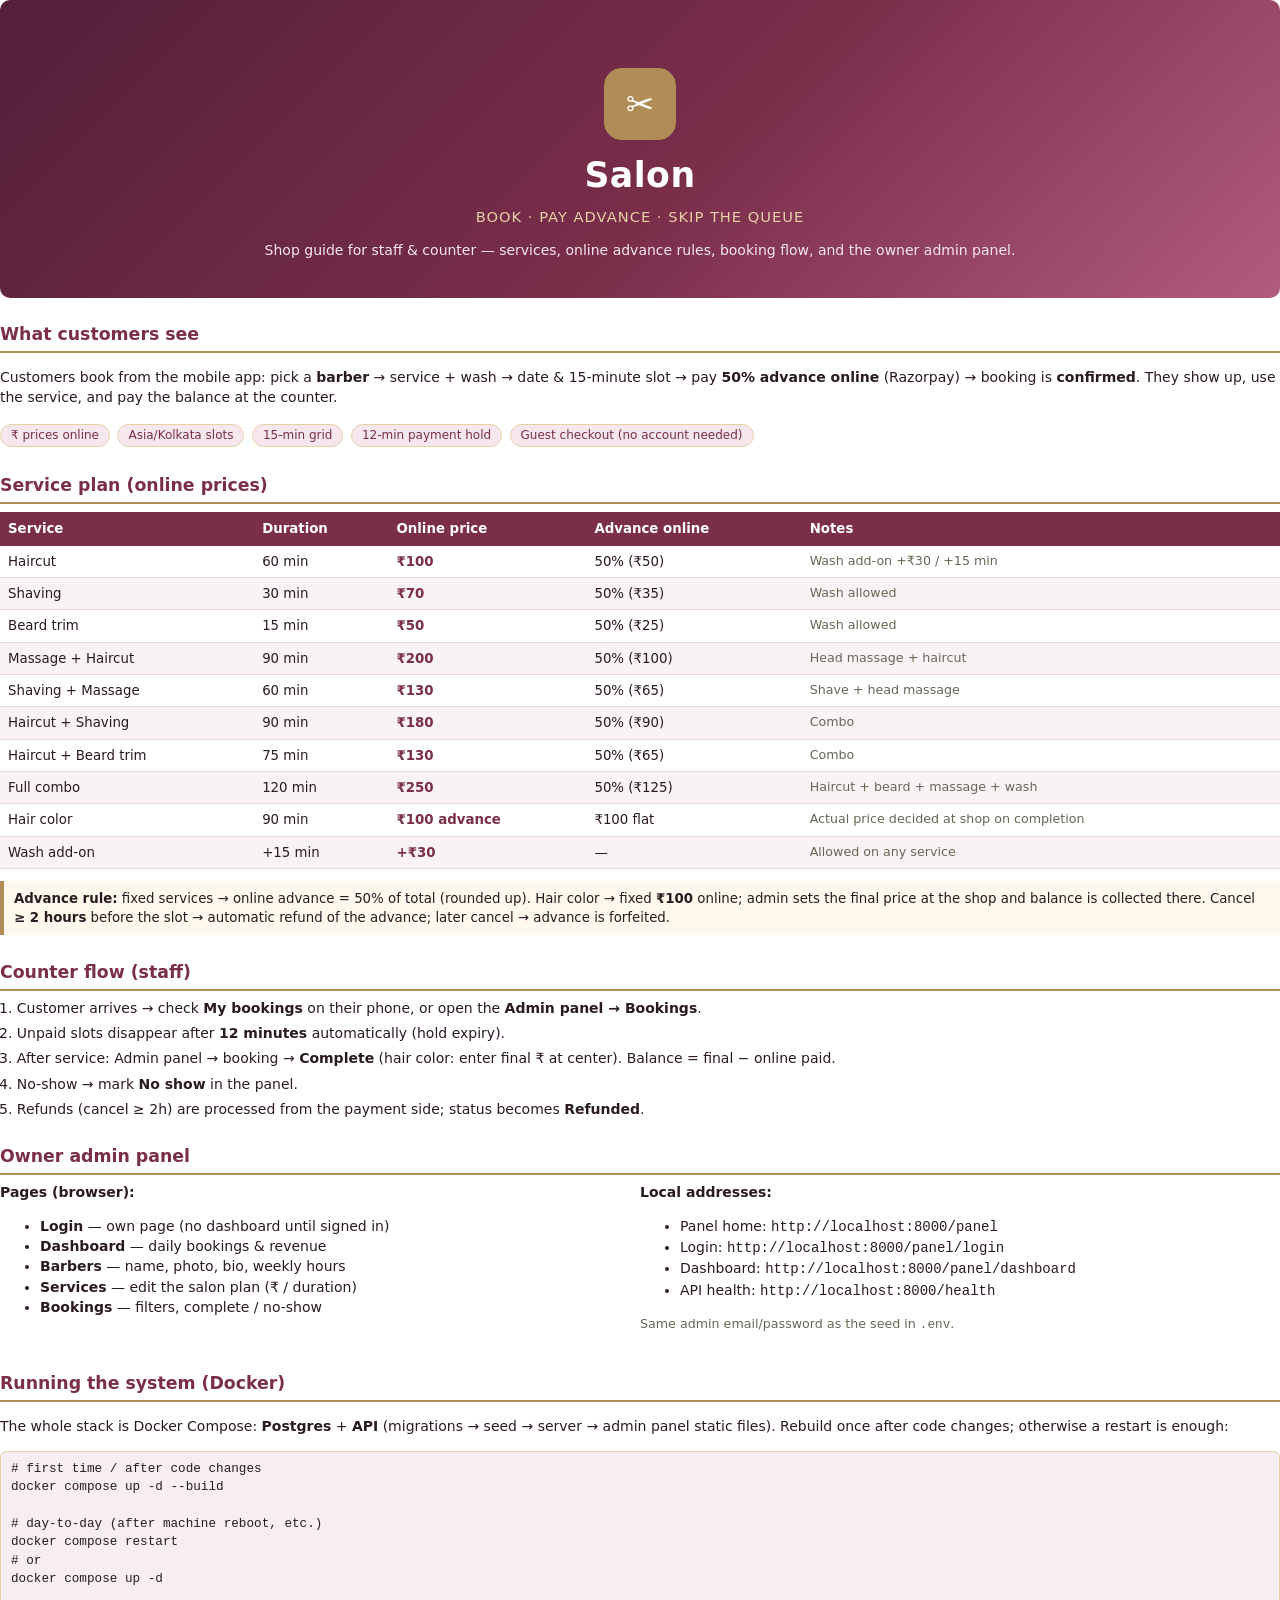
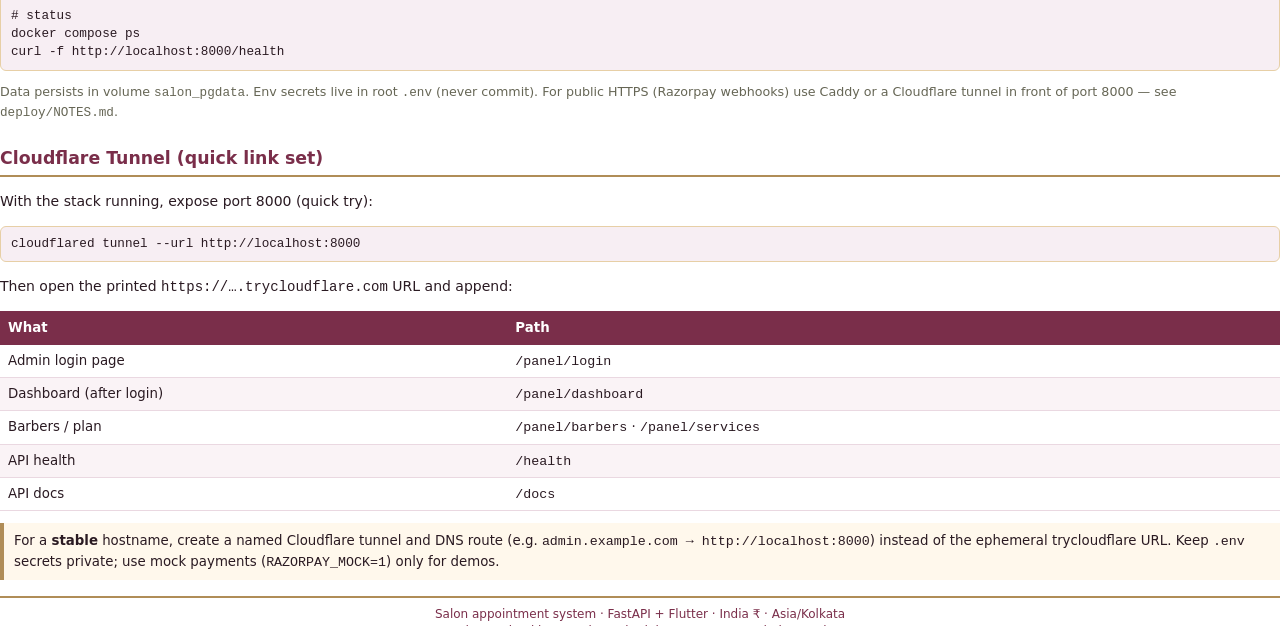
<file: docs/shop-guide.html>
<!DOCTYPE html>
<html lang="en">
<head>
<meta charset="utf-8" />
<title>Salon — Shop Guide</title>
<style>
  @page {
    size: A4;
    margin: 16mm 14mm 16mm 14mm;
    @bottom-center {
      content: "Salon · Confidential shop guide · Page " counter(page) " / " counter(pages);
      font-size: 8pt;
      color: #7A2E4A;
    }
  }
  * { box-sizing: border-box; }
  body {
    font-family: "DejaVu Sans", "Noto Sans", sans-serif;
    color: #2a1a22;
    font-size: 10.5pt;
    line-height: 1.45;
    margin: 0;
  }
  h1, h2, h3 { color: #7A2E4A; margin: 0 0 0.4em; }
  h1 { font-size: 22pt; letter-spacing: 0.5px; }
  h2 {
    font-size: 13pt;
    border-bottom: 2px solid #B08D57;
    padding-bottom: 4px;
    margin-top: 1.4em;
  }
  .cover {
    text-align: center;
    padding: 18mm 10mm 10mm;
    background: linear-gradient(135deg, #54203A, #7A2E4A 55%, #B15C7E);
    color: #fff;
    border-radius: 10px;
    margin-bottom: 14px;
  }
  .cover h1 { color: #fff; font-size: 26pt; margin-bottom: 6px; }
  .cover .tag { color: #E7CFA6; font-size: 11pt; letter-spacing: 1px; }
  .cover .mark {
    width: 72px; height: 72px; margin: 0 auto 10px;
    background: #B08D57;
    border-radius: 18px;
    line-height: 72px;
    font-size: 34px;
    color: #fff;
  }
  .pill {
    display: inline-block;
    background: #F6E7EE;
    color: #7A2E4A;
    border: 1px solid #E7CFA6;
    border-radius: 999px;
    padding: 2px 10px;
    font-size: 9pt;
    margin: 2px 3px 2px 0;
  }
  table {
    width: 100%;
    border-collapse: collapse;
    margin: 8px 0 12px;
    font-size: 10pt;
  }
  th {
    background: #7A2E4A;
    color: #fff;
    text-align: left;
    padding: 7px 8px;
    font-weight: 600;
  }
  td { padding: 6px 8px; border-bottom: 1px solid #ead8e1; vertical-align: top; }
  tr:nth-child(even) td { background: #faf3f6; }
  .price { font-weight: 700; color: #7A2E4A; white-space: nowrap; }
  .muted { color: #665; font-size: 9.5pt; }
  .note {
    background: #FFF8EC;
    border-left: 4px solid #B08D57;
    padding: 8px 10px;
    margin: 10px 0;
    font-size: 10pt;
  }
  .steps { margin: 6px 0 0; padding-left: 1.2em; }
  .steps li { margin-bottom: 5px; }
  .grid2 { display: table; width: 100%; }
  .grid2 > div { display: table-cell; width: 50%; vertical-align: top; padding-right: 10px; }
  .badge-row { margin-top: 4px; }
  .footer-brand {
    margin-top: 16px;
    padding-top: 8px;
    border-top: 2px solid #B08D57;
    font-size: 9pt;
    color: #7A2E4A;
    text-align: center;
  }
  .avoid { page-break-inside: avoid; }
</style>
</head>
<body>

<div class="cover">
  <div class="mark">✂</div>
  <h1>Salon</h1>
  <div class="tag">BOOK · PAY ADVANCE · SKIP THE QUEUE</div>
  <p style="margin:12px 0 0;font-size:10.5pt;color:#f5e6ee;">
    Shop guide for staff &amp; counter — services, online advance rules,
    booking flow, and the owner admin panel.
  </p>
</div>

<h2>What customers see</h2>
<p>
  Customers book from the mobile app: pick a <strong>barber</strong> → service + wash →
  date &amp; 15-minute slot → pay <strong>50% advance online</strong> (Razorpay) →
  booking is <strong>confirmed</strong>. They show up, use the service, and pay the
  balance at the counter.
</p>
<div class="badge-row">
  <span class="pill">₹ prices online</span>
  <span class="pill">Asia/Kolkata slots</span>
  <span class="pill">15-min grid</span>
  <span class="pill">12-min payment hold</span>
  <span class="pill">Guest checkout (no account needed)</span>
</div>

<h2>Service plan (online prices)</h2>
<div class="avoid">
<table>
  <thead>
    <tr><th>Service</th><th>Duration</th><th>Online price</th><th>Advance online</th><th>Notes</th></tr>
  </thead>
  <tbody>
    <tr><td>Haircut</td><td>60 min</td><td class="price">₹100</td><td>50% (₹50)</td><td class="muted">Wash add-on +₹30 / +15 min</td></tr>
    <tr><td>Shaving</td><td>30 min</td><td class="price">₹70</td><td>50% (₹35)</td><td class="muted">Wash allowed</td></tr>
    <tr><td>Beard trim</td><td>15 min</td><td class="price">₹50</td><td>50% (₹25)</td><td class="muted">Wash allowed</td></tr>
    <tr><td>Massage + Haircut</td><td>90 min</td><td class="price">₹200</td><td>50% (₹100)</td><td class="muted">Head massage + haircut</td></tr>
    <tr><td>Shaving + Massage</td><td>60 min</td><td class="price">₹130</td><td>50% (₹65)</td><td class="muted">Shave + head massage</td></tr>
    <tr><td>Haircut + Shaving</td><td>90 min</td><td class="price">₹180</td><td>50% (₹90)</td><td class="muted">Combo</td></tr>
    <tr><td>Haircut + Beard trim</td><td>75 min</td><td class="price">₹130</td><td>50% (₹65)</td><td class="muted">Combo</td></tr>
    <tr><td>Full combo</td><td>120 min</td><td class="price">₹250</td><td>50% (₹125)</td><td class="muted">Haircut + beard + massage + wash</td></tr>
    <tr><td>Hair color</td><td>90 min</td><td class="price">₹100 advance</td><td>₹100 flat</td><td class="muted">Actual price decided at shop on completion</td></tr>
    <tr><td>Wash add-on</td><td>+15 min</td><td class="price">+₹30</td><td>—</td><td class="muted">Allowed on any service</td></tr>
  </tbody>
</table>
</div>

<div class="note">
  <strong>Advance rule:</strong> fixed services → online advance = 50% of total
  (rounded up). Hair color → fixed <strong>₹100</strong> online; admin sets the final
  price at the shop and balance is collected there. Cancel <strong>≥ 2 hours</strong>
  before the slot → automatic refund of the advance; later cancel → advance is forfeited.
</div>

<h2>Counter flow (staff)</h2>
<ol class="steps">
  <li>Customer arrives → check <strong>My bookings</strong> on their phone, or open the <strong>Admin panel → Bookings</strong>.</li>
  <li>Unpaid slots disappear after <strong>12 minutes</strong> automatically (hold expiry).</li>
  <li>After service: Admin panel → booking → <strong>Complete</strong> (hair color: enter final ₹ at center). Balance = final − online paid.</li>
  <li>No-show → mark <strong>No show</strong> in the panel.</li>
  <li>Refunds (cancel ≥ 2h) are processed from the payment side; status becomes <strong>Refunded</strong>.</li>
</ol>

<h2>Owner admin panel</h2>
<div class="grid2">
  <div>
    <p style="margin-top:0"><strong>Pages (browser):</strong></p>
    <ul style="margin-top:0">
      <li><strong>Login</strong> — own page (no dashboard until signed in)</li>
      <li><strong>Dashboard</strong> — daily bookings &amp; revenue</li>
      <li><strong>Barbers</strong> — name, photo, bio, weekly hours</li>
      <li><strong>Services</strong> — edit the salon plan (₹ / duration)</li>
      <li><strong>Bookings</strong> — filters, complete / no-show</li>
    </ul>
  </div>
  <div>
    <p style="margin-top:0"><strong>Local addresses:</strong></p>
    <ul style="margin-top:0">
      <li>Panel home: <code>http://localhost:8000/panel</code></li>
      <li>Login: <code>http://localhost:8000/panel/login</code></li>
      <li>Dashboard: <code>http://localhost:8000/panel/dashboard</code></li>
      <li>API health: <code>http://localhost:8000/health</code></li>
    </ul>
    <p class="muted">Same admin email/password as the seed in <code>.env</code>.</p>
  </div>
</div>

<h2>Running the system (Docker)</h2>
<p>
  The whole stack is Docker Compose: <strong>Postgres</strong> + <strong>API</strong>
  (migrations → seed → server → admin panel static files). Rebuild once after code
  changes; otherwise a restart is enough:
</p>
<pre style="background:#f7eef3;border:1px solid #e7cfa6;padding:8px 10px;font-size:9.5pt;border-radius:6px;white-space:pre-wrap;"># first time / after code changes
docker compose up -d --build

# day-to-day (after machine reboot, etc.)
docker compose restart
# or
docker compose up -d

# status
docker compose ps
curl -f http://localhost:8000/health</pre>
<p class="muted">
  Data persists in volume <code>salon_pgdata</code>. Env secrets live in root
  <code>.env</code> (never commit). For public HTTPS (Razorpay webhooks) use Caddy
  or a Cloudflare tunnel in front of port 8000 — see <code>deploy/NOTES.md</code>.
</p>

<h2>Cloudflare Tunnel (quick link set)</h2>
<p>With the stack running, expose port 8000 (quick try):</p>
<pre style="background:#f7eef3;border:1px solid #e7cfa6;padding:8px 10px;font-size:9.5pt;border-radius:6px;white-space:pre-wrap;">cloudflared tunnel --url http://localhost:8000</pre>
<p>Then open the printed <code>https://….trycloudflare.com</code> URL and append:</p>
<table>
  <thead><tr><th>What</th><th>Path</th></tr></thead>
  <tbody>
    <tr><td>Admin login page</td><td><code>/panel/login</code></td></tr>
    <tr><td>Dashboard (after login)</td><td><code>/panel/dashboard</code></td></tr>
    <tr><td>Barbers / plan</td><td><code>/panel/barbers</code> · <code>/panel/services</code></td></tr>
    <tr><td>API health</td><td><code>/health</code></td></tr>
    <tr><td>API docs</td><td><code>/docs</code></td></tr>
  </tbody>
</table>
<div class="note">
  For a <strong>stable</strong> hostname, create a named Cloudflare tunnel and DNS
  route (e.g. <code>admin.example.com → http://localhost:8000</code>) instead of the
  ephemeral trycloudflare URL. Keep <code>.env</code> secrets private; use mock
  payments (<code>RAZORPAY_MOCK=1</code>) only for demos.
</div>

<div class="footer-brand">
  Salon appointment system · FastAPI + Flutter · India ₹ · Asia/Kolkata<br/>
  Advance booking · Barber schedules · Razorpay · Admin panel
</div>

</body>
</html>
</file>
